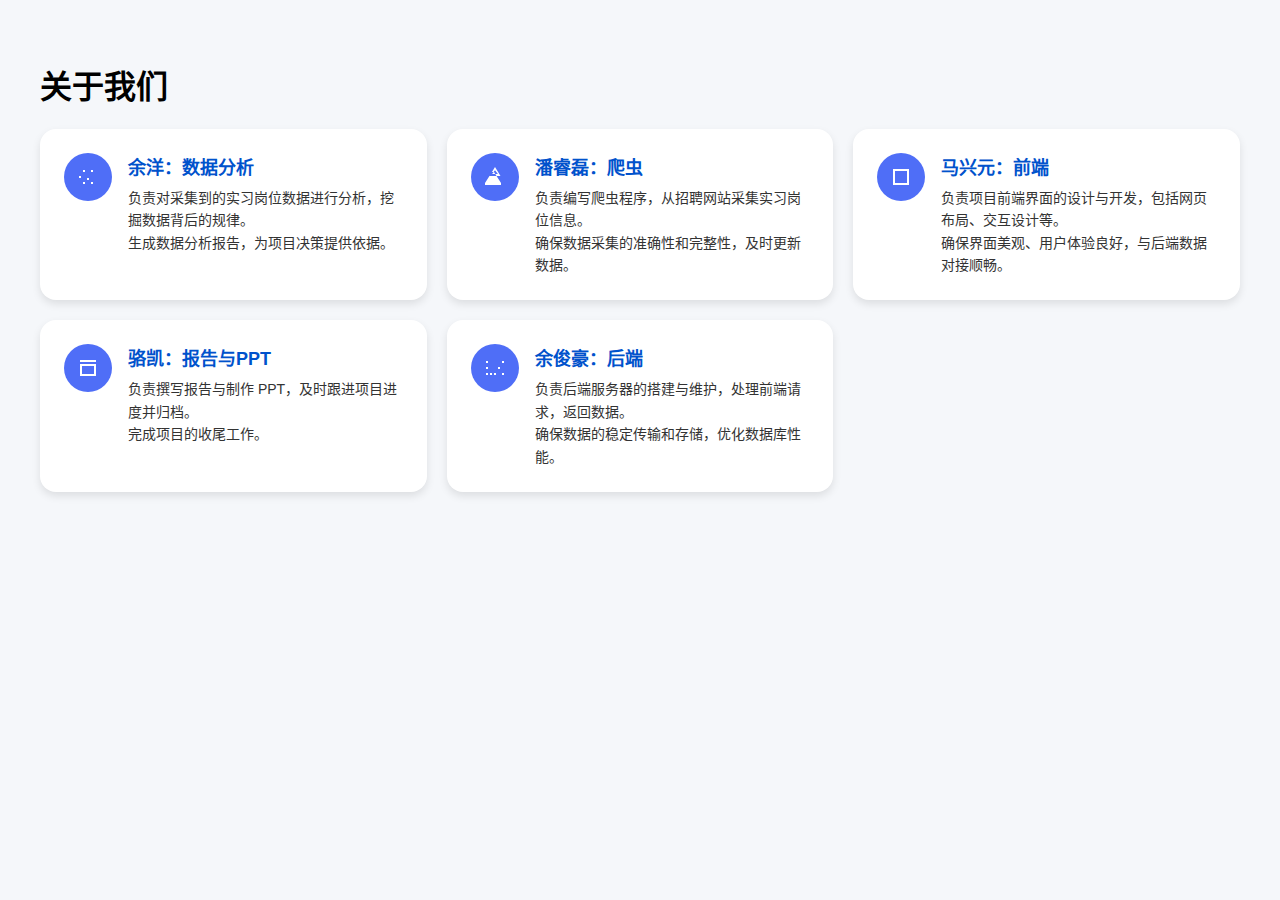
<file: templates/about.html>
<!DOCTYPE html>
<html lang="zh-CN">
<head>
  <meta charset="UTF-8">
  <meta name="viewport" content="width=device-width, initial-scale=1.0">
  <title>关于我们</title>
  <style>
    body {
      font-family: "Helvetica Neue", Helvetica, Arial, sans-serif;
      background-color: #f5f7fa;
      margin: 0;
      padding: 40px;
    }
    .container {
      display: grid;
      grid-template-columns: repeat(auto-fill, minmax(300px, 1fr));
      gap: 20px;
      max-width: 1200px;
      margin: 0 auto;
    }
    .card {
      background-color: #fff;
      border-radius: 16px;
      box-shadow: 0 4px 8px rgba(0,0,0,0.1);
      padding: 24px;
      display: flex;
      align-items: flex-start;
      gap: 16px;
    }
    .card-icon {
      min-width: 48px;
      height: 48px;
      background-color: #4f6ef7;
      border-radius: 50%;
      display: flex;
      align-items: center;
      justify-content: center;
    }
    .card-icon svg {
      fill: #fff;
      width: 24px;
      height: 24px;
    }
    .card-content {
      flex: 1;
    }
    .card-title {
      font-size: 18px;
      color: #0052cc;
      margin: 0 0 8px;
    }
    .card-text {
      font-size: 14px;
      color: #333;
      line-height: 1.6;
      margin: 0;
    }
  </style>
</head>
<body>
  <h1>关于我们</h1>
  <div class="container">
    <!-- 数据分析 -->
    <div class="card">
      <div class="card-icon">
        <svg viewBox="0 0 24 24"><path d="M3 13h2v-2H3v2zm4 6h2v-2H7v2zm0-12h2V5H7v2zm8 12h2v-2h-2v2zm-4-4h2v-2h-2v2zm4-8h2V5h-2v2z"/></svg>
      </div>
      <div class="card-content">
        <h2 class="card-title">余洋：数据分析</h2>
        <p class="card-text">
          负责对采集到的实习岗位数据进行分析，挖掘数据背后的规律。<br>
          生成数据分析报告，为项目决策提供依据。
        </p>
      </div>
    </div>
    <!-- 爬虫 -->
    <div class="card">
      <div class="card-icon">
        <svg viewBox="0 0 24 24"><path d="M12 2l-5.5 9h11L12 2zm0 3.3L14.9 9h-5.8L12 5.3zM2 20v-2l7-11h2l7 11v2H2z"/></svg>
      </div>
      <div class="card-content">
        <h2 class="card-title">潘睿磊：爬虫</h2>
        <p class="card-text">
          负责编写爬虫程序，从招聘网站采集实习岗位信息。<br>
          确保数据采集的准确性和完整性，及时更新数据。
        </p>
      </div>
    </div>
    <!-- 前端 -->
    <div class="card">
      <div class="card-icon">
        <svg viewBox="0 0 24 24"><path d="M4 4h16v16H4V4zm2 2v12h12V6H6z"/></svg>
      </div>
      <div class="card-content">
        <h2 class="card-title">马兴元：前端</h2>
        <p class="card-text">
          负责项目前端界面的设计与开发，包括网页布局、交互设计等。<br>
          确保界面美观、用户体验良好，与后端数据对接顺畅。
        </p>
      </div>
    </div>
    <!-- 报告与PPT -->
    <div class="card">
      <div class="card-icon">
        <svg viewBox="0 0 24 24"><path d="M4 4h16v2H4V4zm0 4h16v12H4V8zm2 2v8h12v-8H6z"/></svg>
      </div>
      <div class="card-content">
        <h2 class="card-title">骆凯：报告与PPT</h2>
        <p class="card-text">
          负责撰写报告与制作 PPT，及时跟进项目进度并归档。<br>
          完成项目的收尾工作。
        </p>
      </div>
    </div>
    <!-- 后端 -->
    <div class="card">
      <div class="card-icon">
        <svg viewBox="0 0 24 24"><path d="M3 13h2v-2H3v2zm0 6h2v-2H3v2zm0-12h2V5H3v2zm4 12h2v-2H7v2zm4 0h2v-2h-2v2zm4-6h2v-2h-2v2zm4 6h2v-2h-2v2zm0-12h2V5h-2v2z"/></svg>
      </div>
      <div class="card-content">
        <h2 class="card-title">余俊豪：后端</h2>
        <p class="card-text">
          负责后端服务器的搭建与维护，处理前端请求，返回数据。<br>
          确保数据的稳定传输和存储，优化数据库性能。
        </p>
      </div>
    </div>
  </div>
</body>
</html>
</file>
